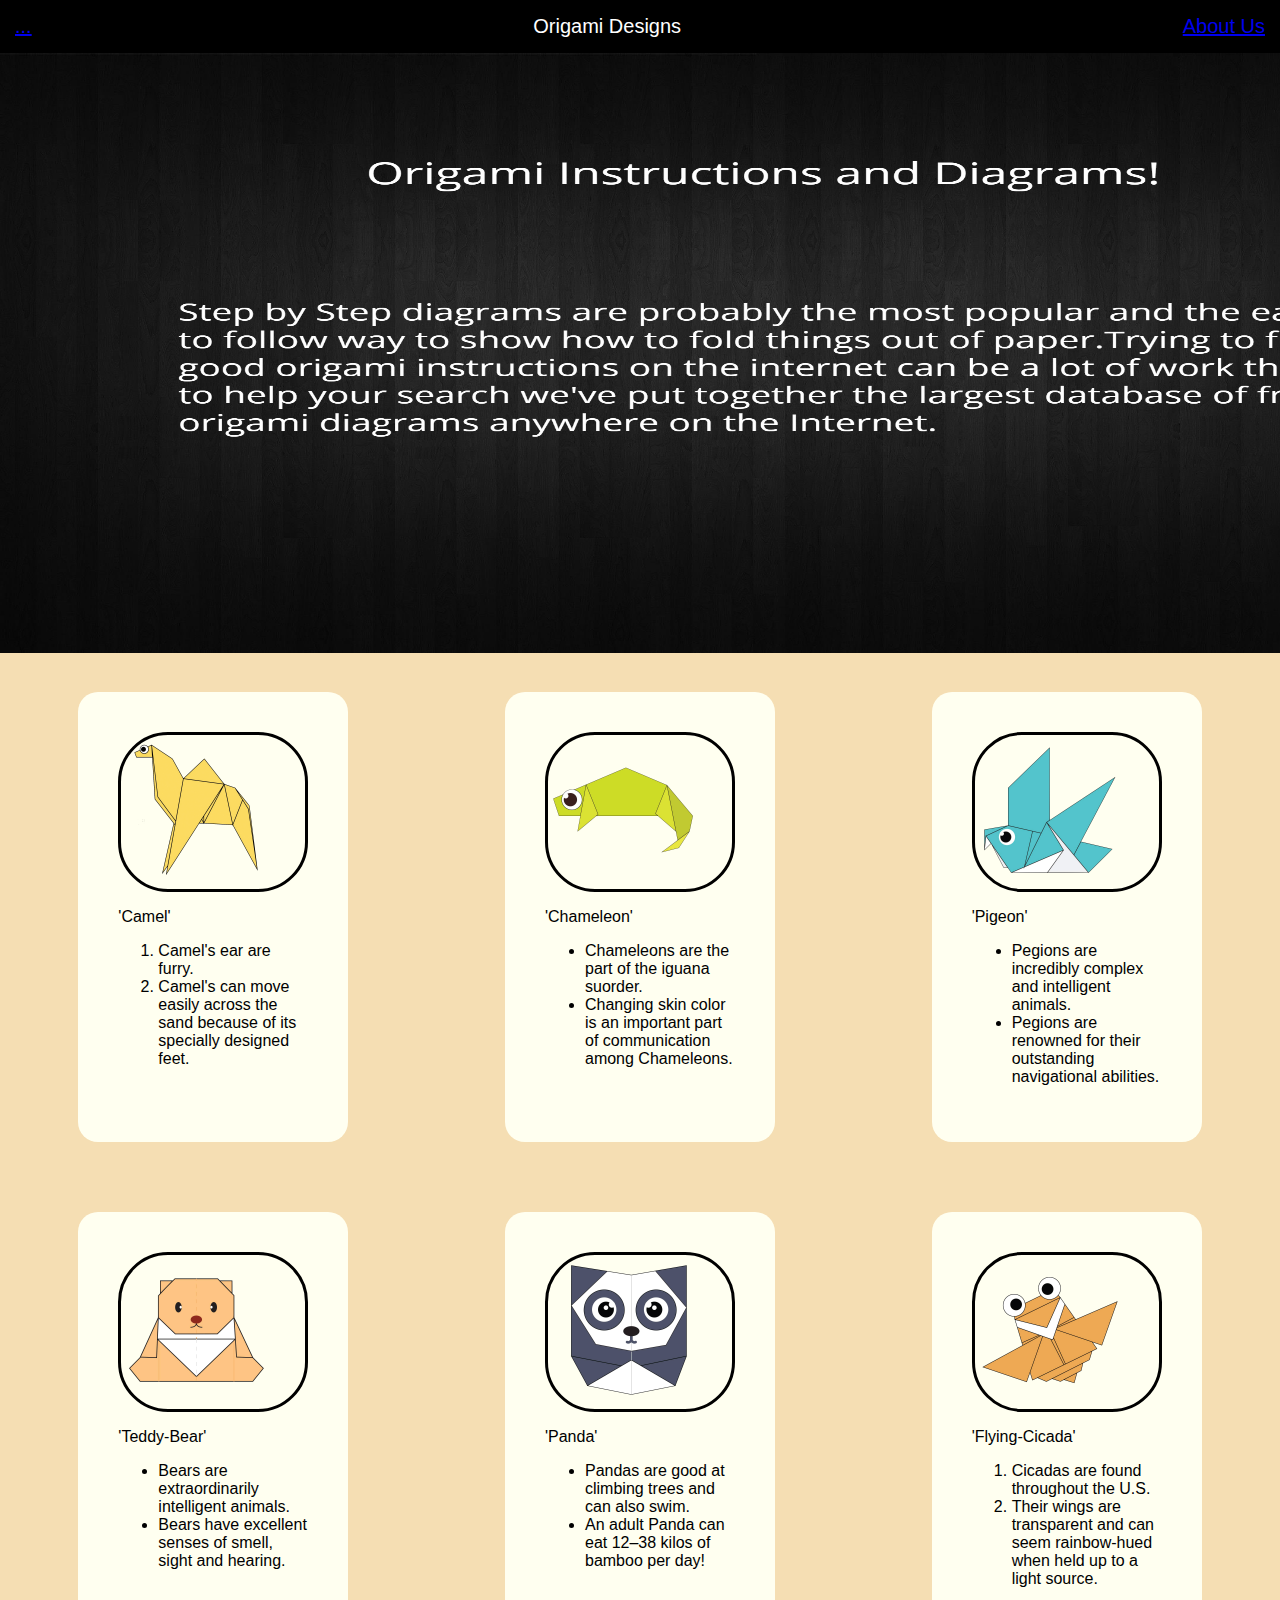
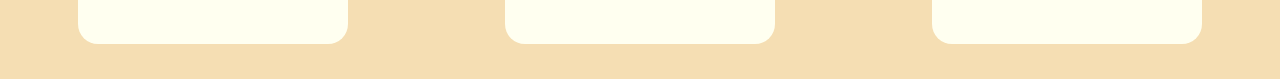
<file: index.html>
<!DOCTYPE html>
<html>
<head>
 <title> Origami Designs</title>  
 <link rel="stylesheet" type="text/css" href="style.css" /> 
</head>
<body>

<div class="c1">
    <div class="c2">
 <div><a href="#">...</a></div>
<div> Origami Designs </div>
<div><a href="AboutUs.html"> About Us</a></div>    
</div>
</div>



<div class="c4">
    <image src="images/back.jpg" width="1520px" height="600px"/> 
</div>


<div class="c5">
<div class="c7">
    <div class="c6">
<a href="https://youtu.be/s8mexQTkgxE"> <img src="images/camel.png" width=150 height=150/> </a>
</div>
<P> 'Camel' </p>
    <p>
        <ol>
            <li>Camel's ear are furry.</li>
            <li>Camel's can move easily across the sand because of its specially designed feet. </li>
        </ol>
        
        </P>
</div>

<div class="c7">
<div class="c6">
<a href="http://origami.me/chameleon/"> <img src="images/chameleon.png" width=150 height=150/> </a>
</div>
<P> 'Chameleon' </P>

<p> 
    <ul>
        <li>Chameleons are the part of the iguana suorder.</li>
        <li>Changing skin color is an important part of communication among Chameleons. </li>
    </ul>
    
    </P>
</div>

<div class="c7">
<div class="c6">
<a href="http://origami.me/pigeon/"> <img src="images/pigeon.png" width=150 height=150/> </a>
</div>
<P> 'Pigeon' </p>
        
    <p> 
        <ul>
            <li>Pegions are incredibly complex and intelligent animals.</li>
            <li>Pegions are renowned for their outstanding navigational abilities. </li>
        </ul>
        
        </P>

</div>
</div>



<div class="c5">
<div class="c7">
<div class="c6">
<a href="http://origami.me/teddy-bear/"> <img src="images/teddy.png" width=150 height=150/> </a>
</div>
<P> 'Teddy-Bear'</p>
    <p>
        <ul>
            <li>Bears are extraordinarily intelligent animals.</li>
            <li>Bears have excellent senses of smell, sight and hearing. </li>
        </ul>
        
        </P>
</div>

<div class="c7">
<div class="c6">
<a href="http://origami.me/panda/"> <img src="images/panda.png" width=150 height=150/> </a>
</div>
<P> 'Panda'</p>
    <p>
        <ul>
            <li>Pandas are good at climbing trees and can also swim.</li>
            <li>An adult Panda can eat 12–38 kilos of bamboo per day! </li>
        </ul>
        
        </P>
</div>

<div class="c7">
<div class="c6">
<a href="http://origami.me/flying-cicada/"> <img src="images/cicada.png" width=150 height=150/> </a>
</div>
<P>'Flying-Cicada'</p>
    <p>
        <ol>
            <li>Cicadas are found throughout the U.S. </li>
            <li>Their wings are transparent and can seem rainbow-hued when held up to a light source. </li>
        </ol>
        
        </P>

</div>
</div>

</body>
</html>
</file>
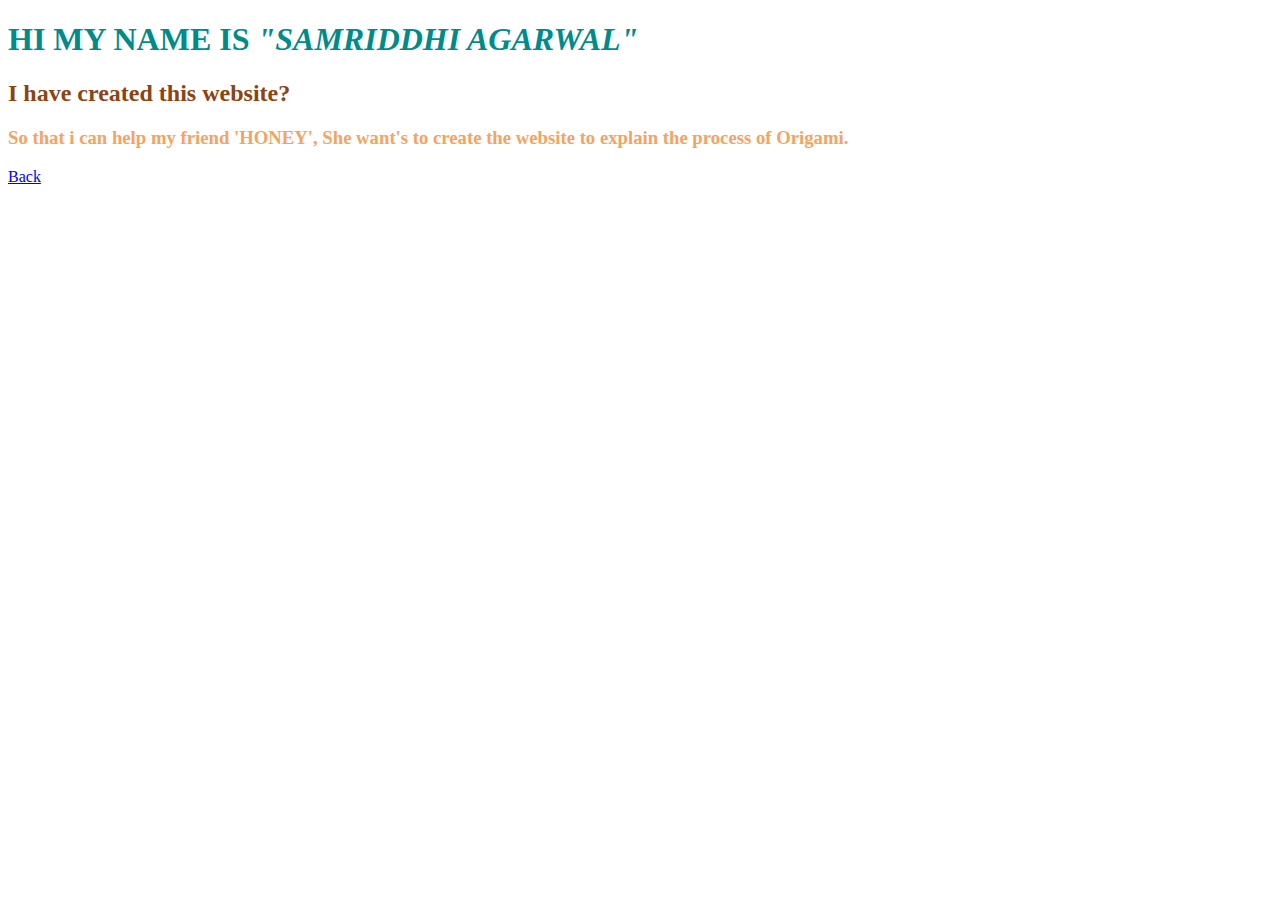
<file: AboutUs.html>
<!DOCTYPE html>
<html>
  <head>
      <title>AboutUs</title>
 <link rel="stylesheet" type="text/css" href="sam.css" /> 
  </head>  
  <body>
<p><h1>
    HI MY NAME IS <b><i>"SAMRIDDHI AGARWAL"</b></i>
</h1></p>
<p><h2><b> I have created this website?</b></h2></p>
<p><h3>So that i can help my friend 'HONEY', She want's to create the website to explain the process of Origami.</h3></p>

<a href="index.html">Back</a>
  </body>
</html>
</file>
<file: style.css>
.c2{
     display: flex;
     justify-content: space-between;
     background-color: black;
     padding: 15px;
     font-size: 20px;
     font-family: sans-serif;
     font-weight: 400;
     color: white;
    }
    body{
        margin: 0px;
        background-color:wheat;
    }
  
    .c5{
        display: flex;
        justify-content: space-around;
    }

    .c6{
        border: 3px solid #000000;
        border-radius: 50px;
    }
    .c7{
    border-radius: 20px;
        background-color:ivory;
        padding: 40px;
        margin: 35px;
        width: 190px;
        font-family :'Gill Sans', 'Gill Sans MT', Calibri, 'Trebuchet MS', sans-serif;
    }
</file>
<file: sam.css>
h1{
    color:darkcyan;
    font-family: cursive;
}
h2{
    color:saddlebrown;
}
h3{
    color: sandybrown;
}
</file>
